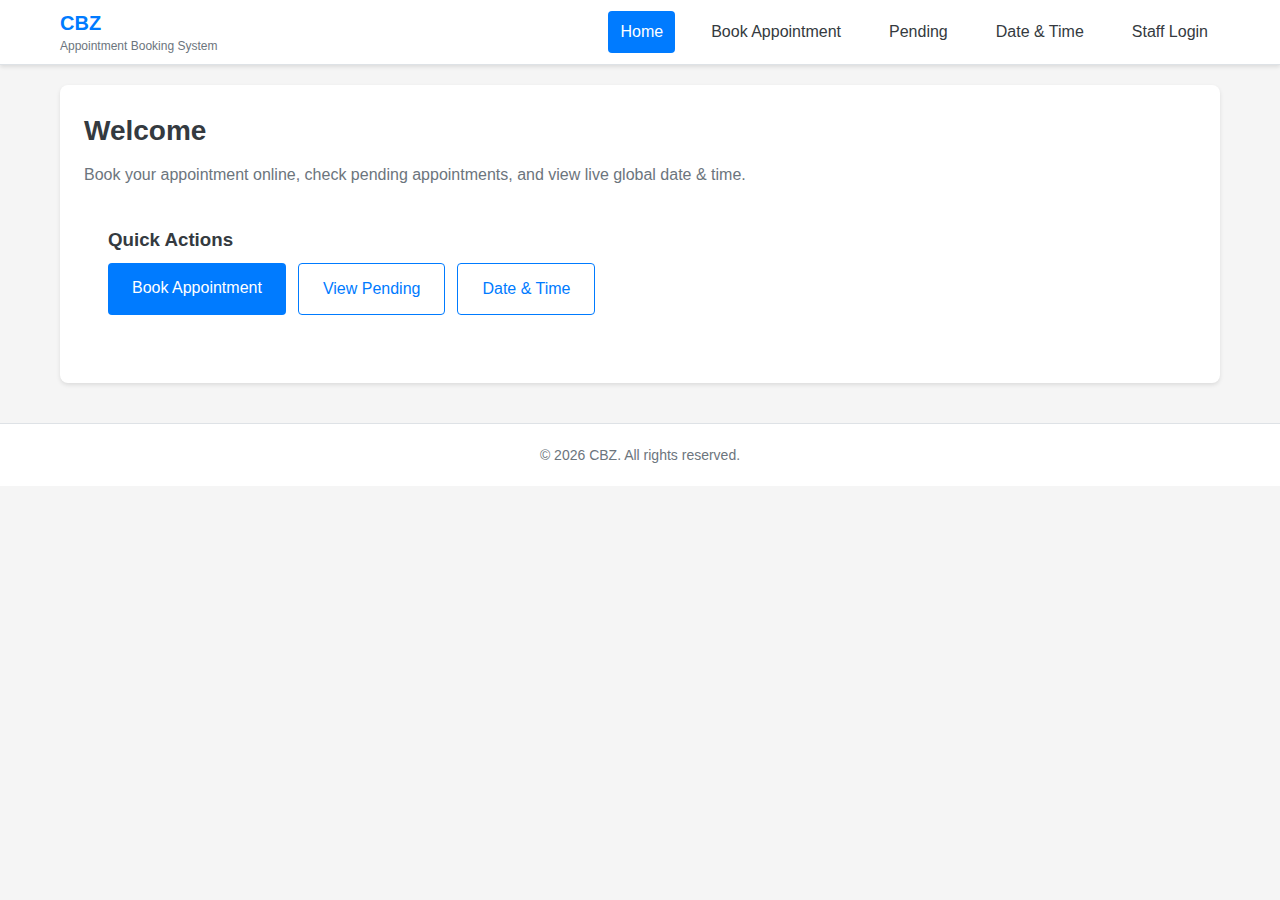
<file: index.html>
<!doctype html>
<html lang="en">
<head>
  <meta charset="UTF-8" />
  <meta name="viewport" content="width=device-width, initial-scale=1.0" />
  <title>CBZ - Appointment Booking System</title>
  <link rel="stylesheet" href="assets/styles.css" />
  <script defer src="assets/app.js"></script>
</head>
<body data-page="home">
  <div id="app-header"></div>

  <main class="container">
    <div class="card">
      <h1 class="page-title">Welcome</h1>
      <p class="muted">
        Book your appointment online, check pending appointments, and view live global date &amp; time.
      </p>

      <div class="row" style="margin-top:14px;">
        <div class="card" style="box-shadow:none;">
          <h3 style="margin:0 0 8px;">Quick Actions</h3>
          <div class="action-row" style="justify-content:flex-start;">
            <a class="btn" href="book.html" style="text-decoration:none; display:inline-block;">Book Appointment</a>
            <a class="btn btn-ghost" href="pending.html" style="text-decoration:none; display:inline-block;">View Pending</a>
            <a class="btn btn-ghost" href="datetime.html" style="text-decoration:none; display:inline-block;">Date &amp; Time</a>
          </div>
        </div>
      </div>
    </div>
  </main>

  <div id="app-footer"></div>
</body>
</html>
</file>
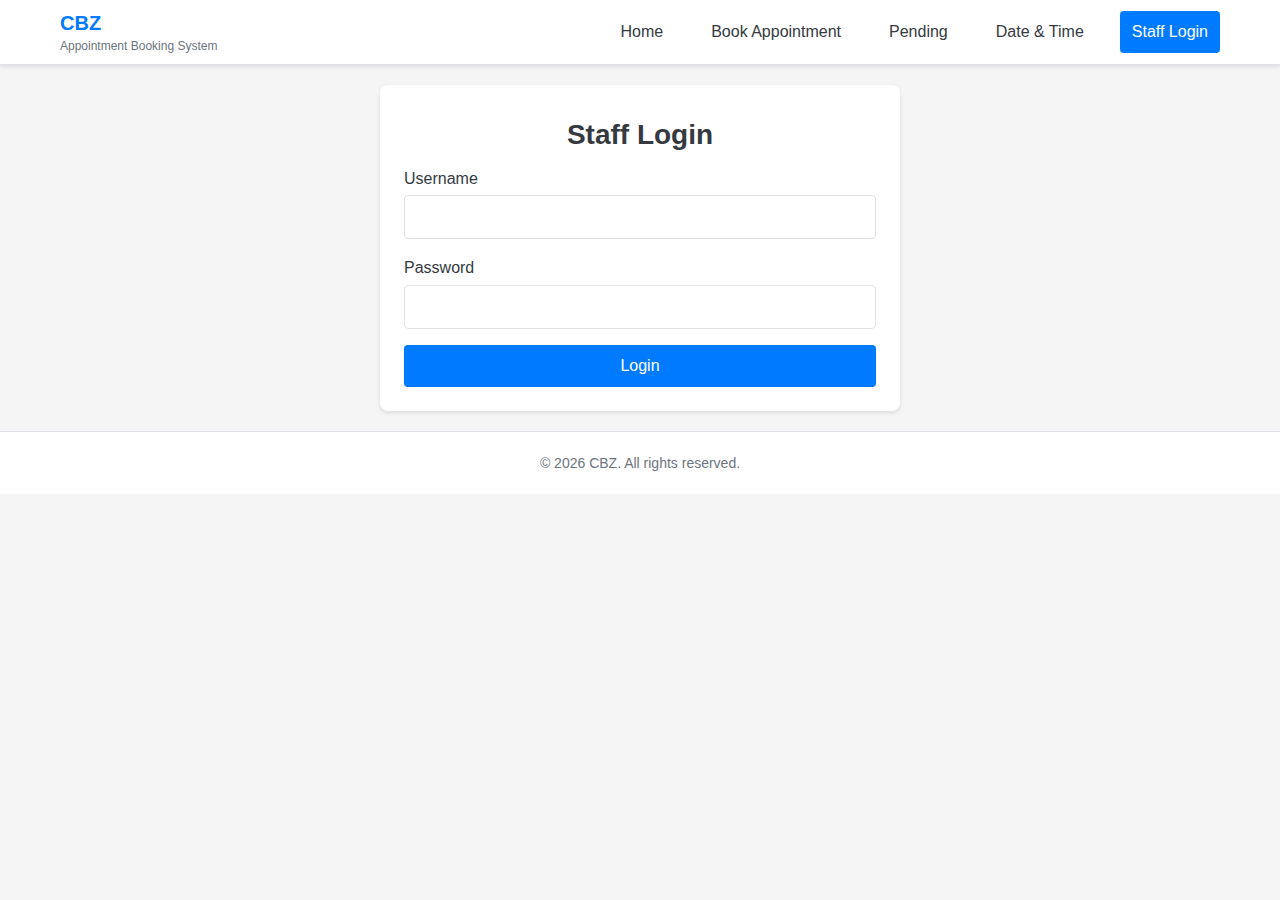
<file: admin-dashboard.html>
<!doctype html>
<html lang="en">
<head>
  <meta charset="UTF-8" />
  <meta name="viewport" content="width=device-width, initial-scale=1.0" />
  <title>Admin Dashboard</title>
  <link rel="stylesheet" href="assets/styles.css" />
  <script defer src="assets/app.js"></script>
</head>
<body data-page="admin-dashboard">
  <div id="app-header"></div>

  <main class="container">
    <div class="card">
      <h1 class="page-title">Admin Dashboard</h1>
      <p class="muted" style="margin-top:-6px;">Appointment History &amp; Management</p>

      <div class="stats">
        <div class="stat blue">
          <div class="num" id="statTotal">0</div>
          <div class="label">Total Appointments</div>
        </div>
        <div class="stat yellow">
          <div class="num" id="statPending">0</div>
          <div class="label">Pending</div>
        </div>
        <div class="stat green">
          <div class="num" id="statCompleted">0</div>
          <div class="label">Completed</div>
        </div>
        <div class="stat red">
          <div class="num" id="statCancelled">0</div>
          <div class="label">Cancelled</div>
        </div>
      </div>

      <div class="muted" style="font-weight:800;margin-top:10px;">Filters</div>
      <div class="filters">
        <div>
          <div class="label">Search</div>
          <input class="input" id="adminSearch" placeholder="Name, email, appointment #..." />
        </div>
        <div>
          <div class="label">Status</div>
          <select id="adminStatus">
            <option value="ALL">All Status</option>
            <option value="PENDING">PENDING</option>
            <option value="COMPLETED">COMPLETED</option>
            <option value="CANCELLED">CANCELLED</option>
          </select>
        </div>
        <div>
          <div class="label">Date</div>
          <input class="input" id="adminDate" type="date" />
        </div>
      </div>

      <div class="muted" id="adminShowing" style="margin:8px 0 6px;">Showing 0 of 0 appointments</div>

      <div style="margin-bottom: 10px;">
        <button class="btn btn-danger" id="clearAllBtn">Clear All Appointments</button>
        <button class="btn" id="exportServedBtn" style="margin-left: 10px;">Export Served Appointments</button>
        <button class="btn" id="importBtn" style="margin-left: 10px;">Import Appointments</button>
        <input type="file" id="importFile" accept=".json" style="display: none;">
      </div>

      <table class="table">
        <thead>
          <tr>
            <th># Appointment #</th>
            <th>Customer</th>
            <th>Email</th>
            <th>ID/Passport</th>
            <th>Phone</th>
            <th>Service</th>
            <th>Date</th>
            <th>Time</th>
            <th>Status</th>
            <th>Actions</th>
          </tr>
        </thead>
        <tbody id="adminTableBody"></tbody>
      </table>
    </div>

    <div class="card" style="margin-top: 20px;">
      <h2>User Management</h2>
      <div id="userMessage" style="display: none; margin-bottom: 10px; padding: 10px; border-radius: 4px;"></div>
      <div style="margin-bottom: 10px;">
        <button class="btn" id="addUserBtn">Add New User</button>
      </div>
      <table class="table">
        <thead>
          <tr>
            <th>Name</th>
            <th>Username</th>
            <th>Role</th>
            <th>Actions</th>
          </tr>
        </thead>
        <tbody id="userTableBody"></tbody>
      </table>
    </div>
  </main>

  <!-- Add User Modal -->
  <div id="addUserModal" class="modal-overlay" style="display: none;">
    <div class="modal-content">
      <div class="modal-header">
        <h3>Add New User</h3>
        <button class="modal-close" id="closeAddUserModal">&times;</button>
      </div>
      <div class="modal-body">
        <div>
          <div class="label">Name</div>
          <input type="text" id="newUsername" class="input" placeholder="Enter username">
        </div>
        <div>
          <div class="label">Password</div>
          <input type="password" id="newPassword" class="input" placeholder="Enter password">
        </div>
        <div>
          <div class="label">Username</div>
          <input type="text" id="newDisplayName" class="input" placeholder="Enter display name">
        </div>
        <div>
          <div class="label">Role</div>
          <select id="newRole" class="input">
            <option value="">Select role</option>
            <option value="staff">Staff</option>
            <option value="admin">Admin</option>
          </select>
        </div>
      </div>
      <div class="modal-footer">
        <button class="btn" id="cancelAddUser">Cancel</button>
        <button class="btn btn-success" id="saveAddUser">Add User</button>
      </div>
    </div>
  </div>

  <div id="app-footer"></div>
</body>
</html>
</file>
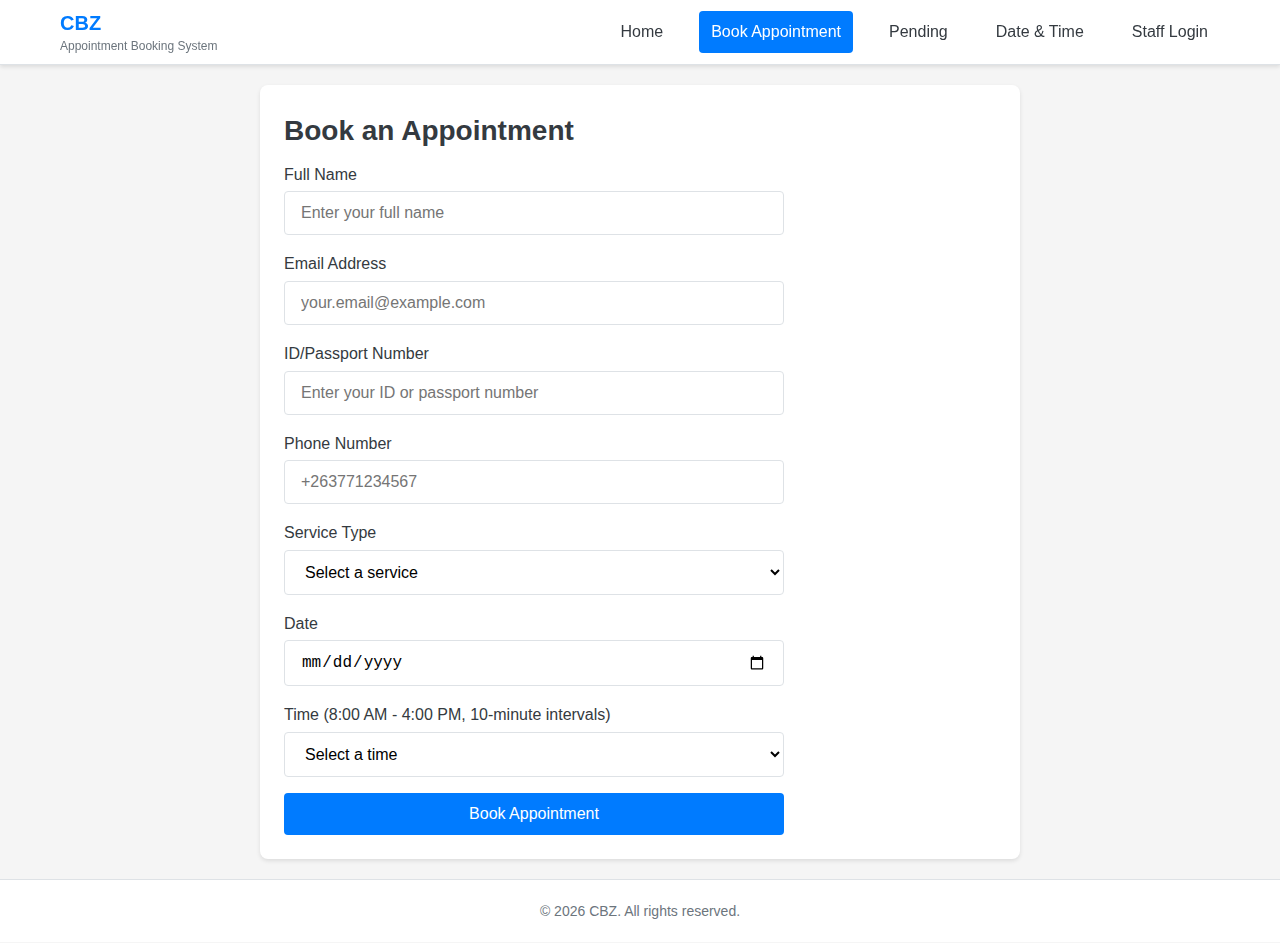
<file: book.html>
<!doctype html>
<html lang="en">
<head>
  <meta charset="UTF-8" />
  <meta name="viewport" content="width=device-width, initial-scale=1.0" />
  <title>Book Appointment</title>
  <link rel="stylesheet" href="assets/styles.css" />
  <script defer src="assets/app.js"></script>
</head>
<body data-page="book">
  <div id="app-header"></div>

  <main class="container">
    <div class="card" style="max-width:760px;margin:0 auto;">
      <h1 class="page-title">Book an Appointment</h1>

      <form class="form" id="bookForm">
        <div>
          <div class="label">Full Name</div>
          <input class="input" id="fullName" placeholder="Enter your full name" />
        </div>

        <div>
          <div class="label">Email Address</div>
          <input class="input" id="email" placeholder="your.email@example.com" />
        </div>

        <div>
          <div class="label">ID/Passport Number</div>
          <input class="input" id="idNumber" placeholder="Enter your ID or passport number" />
        </div>

        <div>
          <div class="label">Phone Number</div>
          <input class="input" id="phoneNumber" placeholder="+263771234567" />
        </div>

        <div>
          <div class="label">Service Type</div>
          <select id="serviceType"></select>
        </div>

        <div>
          <div class="label">Date</div>
          <input class="input" id="apptDate" type="date" />
        </div>

        <div>
          <div class="label">Time (8:00 AM - 4:00 PM, 10-minute intervals)</div>
          <select id="timeSlot"></select>
        </div>

        <button class="btn" type="submit">Book Appointment</button>
      </form>

      <div id="bookMsg"></div>
    </div>
  </main>

  <div id="app-footer"></div>
</body>
</html>
</file>
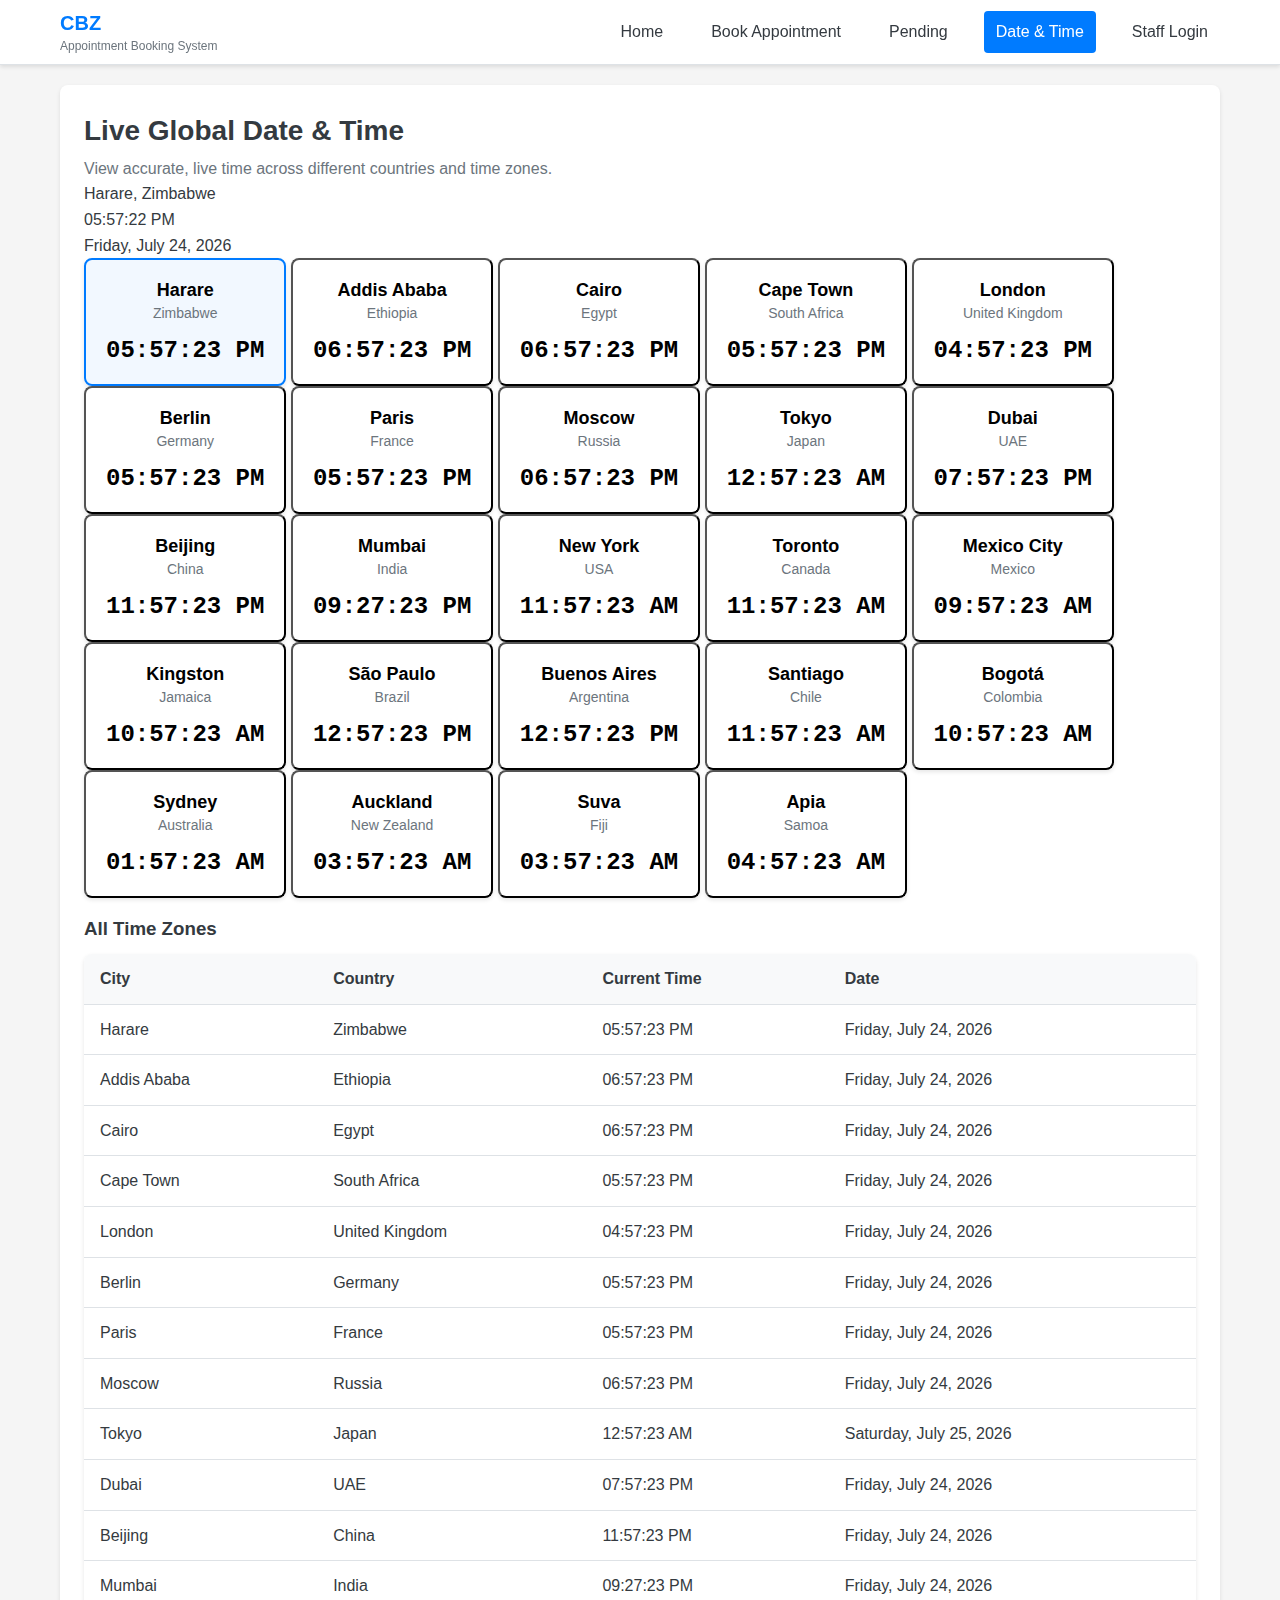
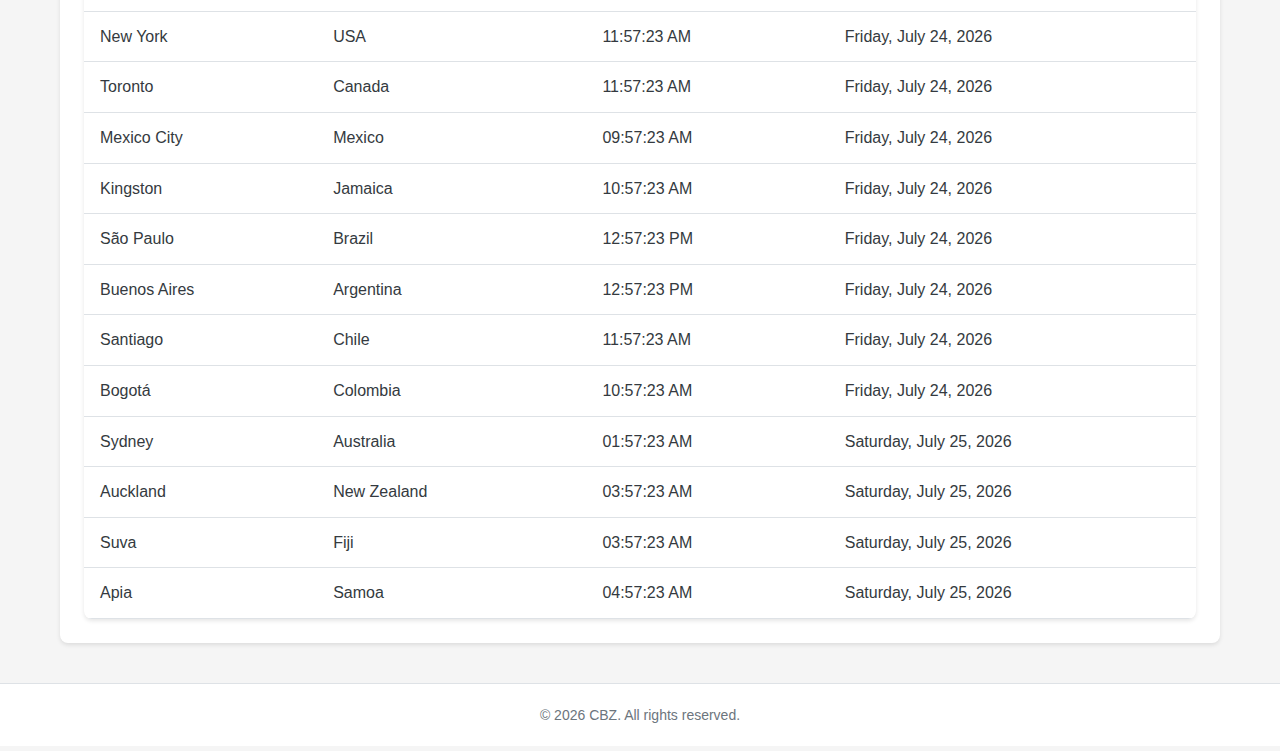
<file: datetime.html>
<!doctype html>
<html lang="en">
<head>
  <meta charset="UTF-8" />
  <meta name="viewport" content="width=device-width, initial-scale=1.0" />
  <title>Live Global Date & Time</title>
  <link rel="stylesheet" href="assets/styles.css" />
  <script defer src="assets/app.js"></script>
</head>
<body data-page="datetime">
  <div id="app-header"></div>

  <main class="container">
    <div class="card">
      <h1 class="page-title">Live Global Date & Time</h1>
      <p class="muted" style="margin-top:-6px;">View accurate, live time across different countries and time zones.</p>

      <div class="big-clock">
        <div class="place" id="bigCity">Harare, Zimbabwe</div>
        <div class="time" id="bigTime">--:--:--</div>
        <div class="date" id="bigDate">---</div>
      </div>

      <div class="city-grid" id="cityCards"></div>

      <h3 style="margin:16px 0 10px;">All Time Zones</h3>
      <table class="table">
        <thead>
          <tr>
            <th>City</th>
            <th>Country</th>
            <th>Current Time</th>
            <th>Date</th>
          </tr>
        </thead>
        <tbody id="tzTableBody"></tbody>
      </table>
    </div>
  </main>

  <div id="app-footer"></div>
</body>
</html>
</file>
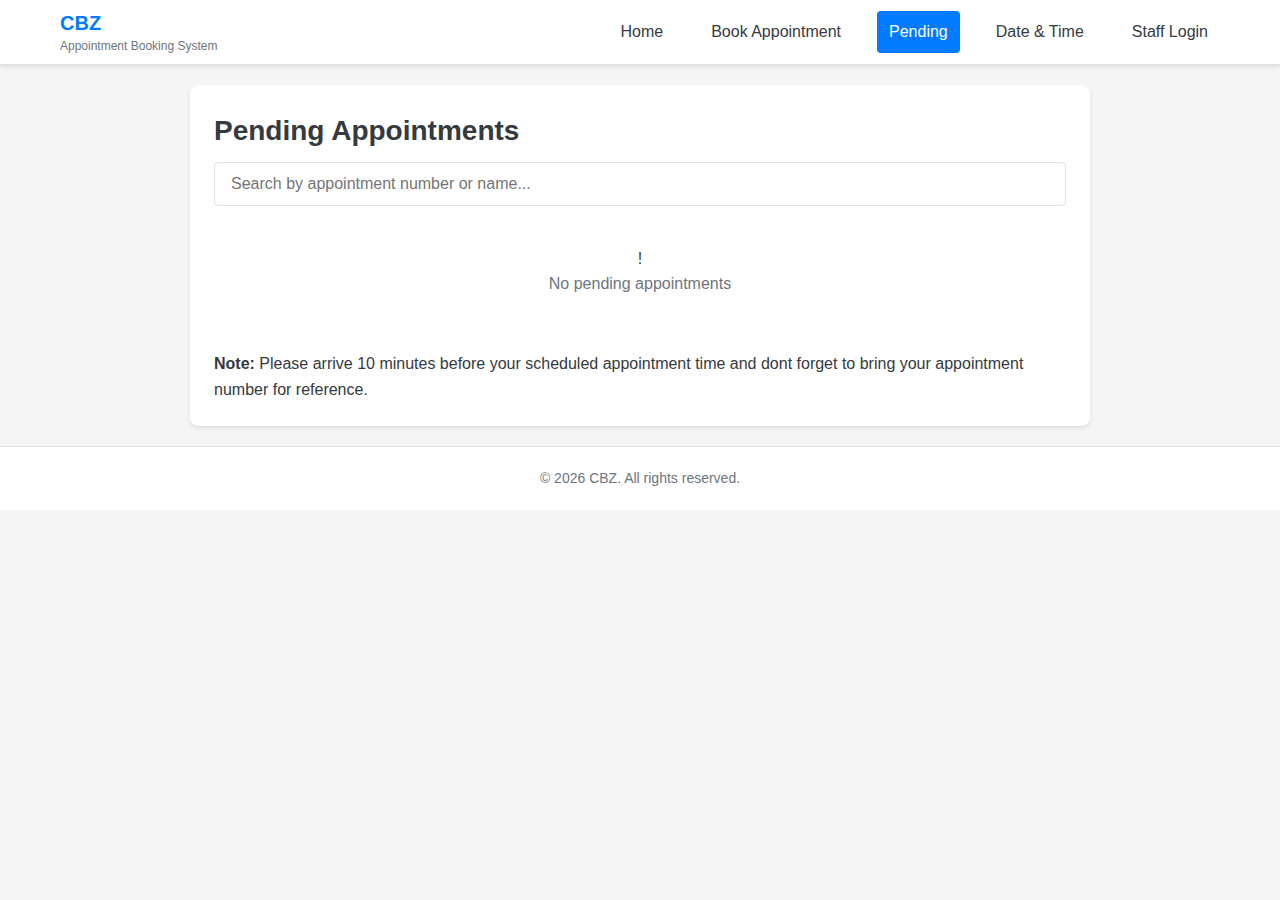
<file: pending.html>
<!doctype html>
<html lang="en">
<head>
  <meta charset="UTF-8" />
  <meta name="viewport" content="width=device-width, initial-scale=1.0" />
  <title>Pending Appointments</title>
  <link rel="stylesheet" href="assets/styles.css" />
  <script defer src="assets/app.js"></script>
</head>
<body data-page="pending">
  <div id="app-header"></div>

  <main class="container">
    <div class="card" style="max-width:900px;margin:0 auto;">
      <h1 class="page-title">Pending Appointments</h1>

      <input class="input" id="pendingSearch" placeholder="Search by appointment number or name..." />

      <div id="pendingList"></div>

      <div class="note" style="margin-top:14px;">
        <strong>Note:</strong> Please arrive 10 minutes before your scheduled appointment time and dont forget to bring your appointment number for reference.
      </div>
    </div>
  </main>

  <div id="app-footer"></div>
</body>
</html>
</file>
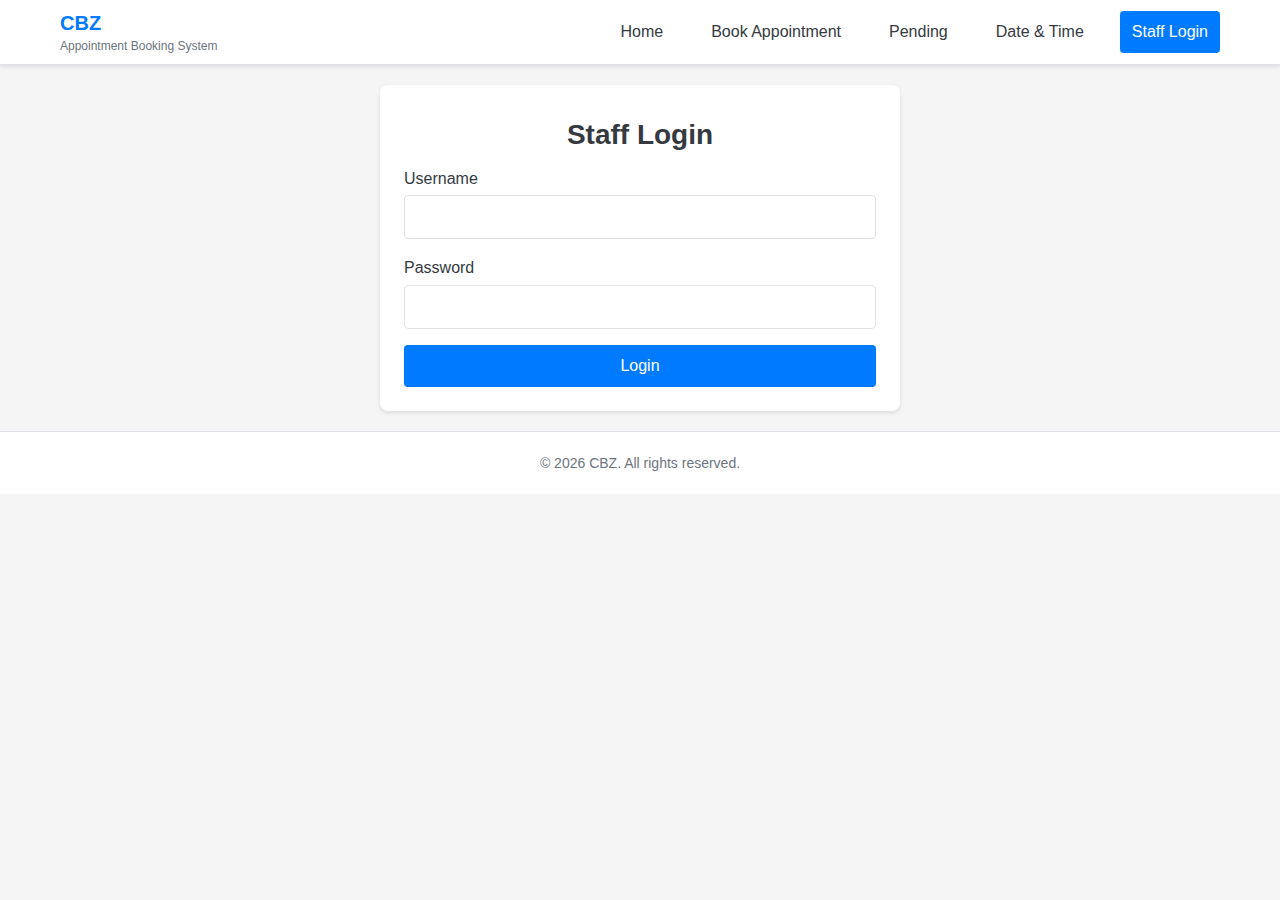
<file: staff-dashboard.html>
<!doctype html>
<html lang="en">
<head>
  <meta charset="UTF-8" />
  <meta name="viewport" content="width=device-width, initial-scale=1.0" />
  <title>Staff Dashboard</title>
  <link rel="stylesheet" href="assets/styles.css" />
  <script defer src="assets/app.js"></script>
</head>
<body data-page="staff-dashboard">
  <div id="app-header"></div>

  <main class="container">
    <div class="card">
      <h1 class="page-title">Staff Dashboard</h1>
      <p class="muted" style="margin-top:-6px;">Serve Appointments</p>

      <div class="stats">
        <div class="stat blue">
          <div class="num" id="statPending">0</div>
          <div class="label">Pending Appointments</div>
        </div>
        <div class="stat green">
          <div class="num" id="statCompleted">0</div>
          <div class="label">Completed Today</div>
        </div>
        <div class="stat red">
          <div class="num" id="statCancelled">0</div>
          <div class="label">Cancelled Today</div>
        </div>
      </div>

      <div style="max-width:240px;">
        <div class="label">Current Date & Time</div>
        <div class="input" id="currentDateTime" style="background:#f5f5f5;"></div>
      </div>

      <div class="muted" style="font-weight:800;margin-top:10px;">Filters</div>
      <div class="filters" style="grid-template-columns: 1fr;">
        <div>
          <div class="label">Search</div>
          <input class="input" id="staffSearch" placeholder="Name, email, appointment #..." />
        </div>
      </div>

      <div class="muted" id="staffShowing" style="margin:8px 0 6px;">Showing 0 appointments</div>

      <table class="table">
        <thead>
          <tr>
            <th>Appointment #</th>
            <th>Customer</th>
            <th>Email</th>
            <th>ID/Passport</th>
            <th>Phone</th>
            <th>Service</th>
            <th>Time</th>
            <th>Status</th>
            <th>Actions</th>
          </tr>
        </thead>
        <tbody id="staffTableBody"></tbody>
      </table>
    </div>
  </main>

  <div id="app-footer"></div>
</body>
</html>
</file>
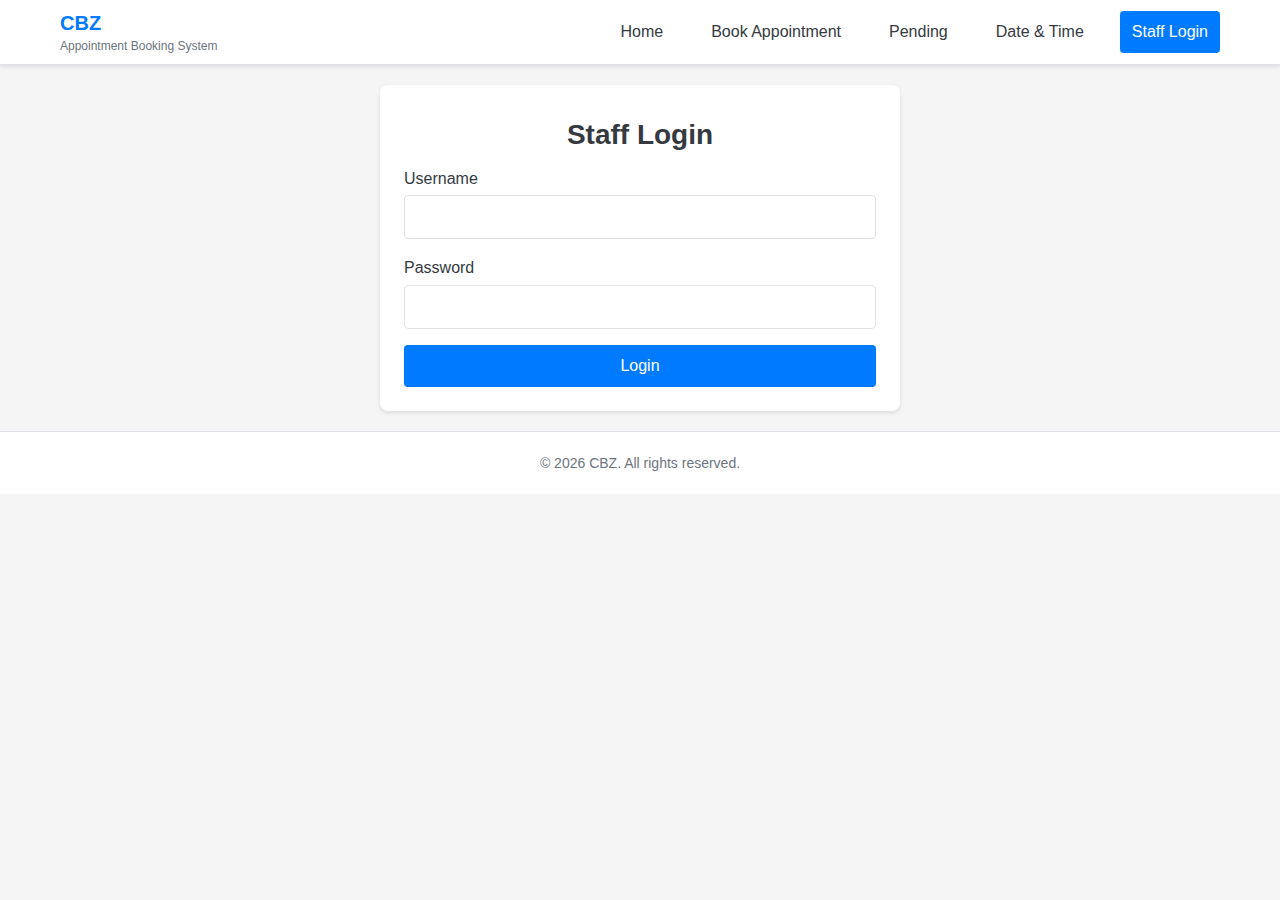
<file: staff-login.html>
<!doctype html>
<html lang="en">
<head>
  <meta charset="UTF-8" />
  <meta name="viewport" content="width=device-width, initial-scale=1.0" />
  <title>Staff Login</title>
  <link rel="stylesheet" href="assets/styles.css" />
  <script defer src="assets/app.js"></script>
</head>
<body data-page="staff-login">
  <div id="app-header"></div>

  <main class="container">
    <div class="card" style="max-width:520px;margin:0 auto;text-align:center;">
      <div style="font-size:34px;margin-bottom:4px;"></div>
      <h1 class="page-title" style="margin-top:0;">Staff Login</h1>

      <form class="form" id="loginForm" style="text-align:left;">
        <div>
          <div class="label">Username</div>
          <input class="input" id="loginUsername" />
        </div>
        <div>
          <div class="label">Password</div>
          <input class="input" id="loginPassword" type="password" />
        </div>

        <button class="btn" type="submit">Login</button>
      </form>
    </div>
  </main>
  <div id="app-footer"></div>
</body>
</html>
</file>
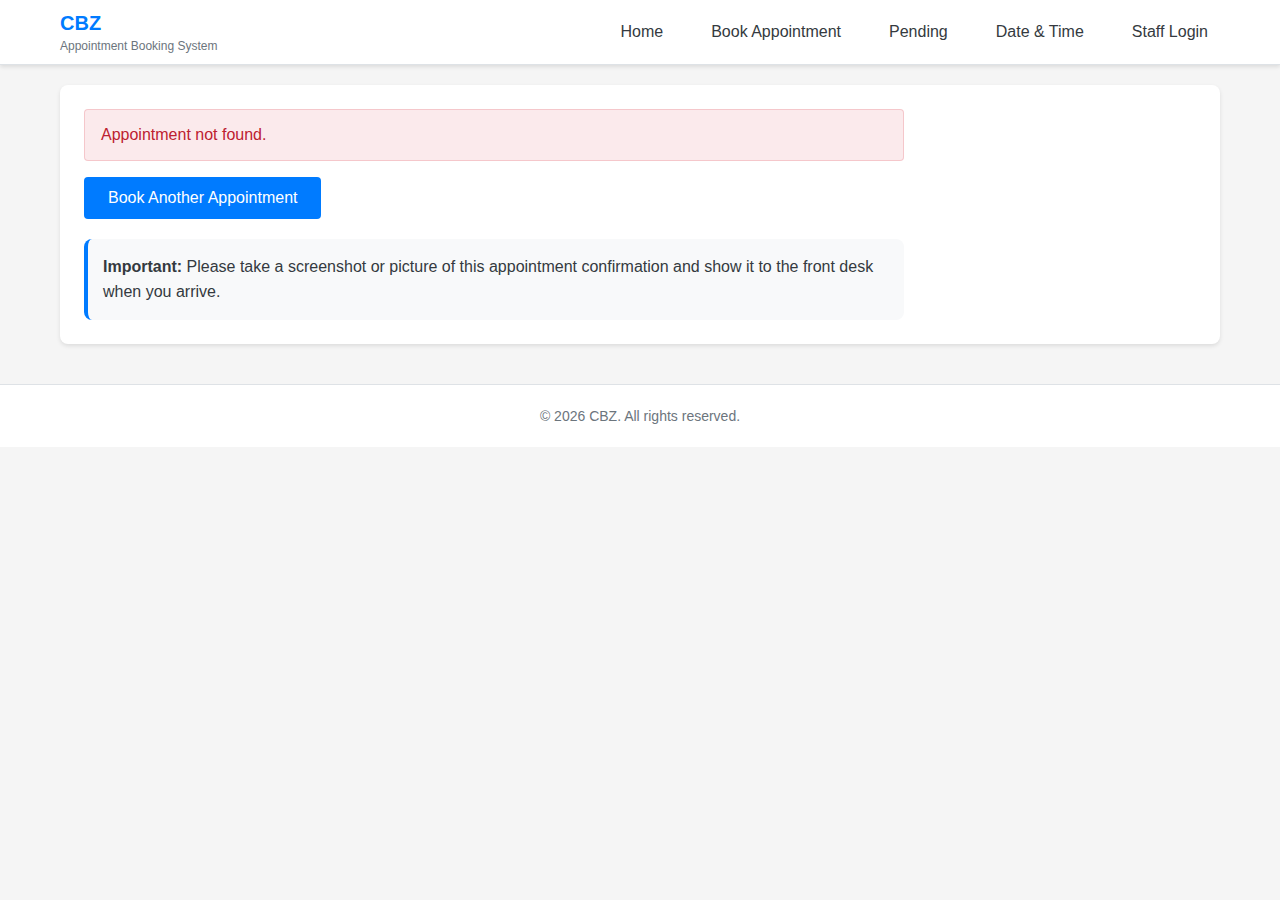
<file: success.html>
<!doctype html>
<html lang="en">
<head>
  <meta charset="UTF-8" />
  <meta name="viewport" content="width=device-width, initial-scale=1.0" />
  <title>Appointment Booked</title>
  <link rel="stylesheet" href="assets/styles.css" />
  <script defer src="assets/app.js"></script>
</head>
<body data-page="success">
  <div id="app-header"></div>

  <main class="container">
    <div class="card success-wrap">
      <div style="max-width:820px;width:100%;">
        <div id="successBox"></div>

        <div class="action-row">
          <button class="btn" id="btnAnother">Book Another Appointment</button>
        </div>

        <div class="note-box" style="margin-top: 20px; padding: 15px; background: #f8f9fa; border-radius: 8px; border-left: 4px solid #007bff;">
          <strong>Important:</strong> Please take a screenshot or picture of this appointment confirmation and show it to the front desk when you arrive.
        </div>
      </div>
    </div>
  </main>

  <div id="app-footer"></div>
</body>
</html>
</file>
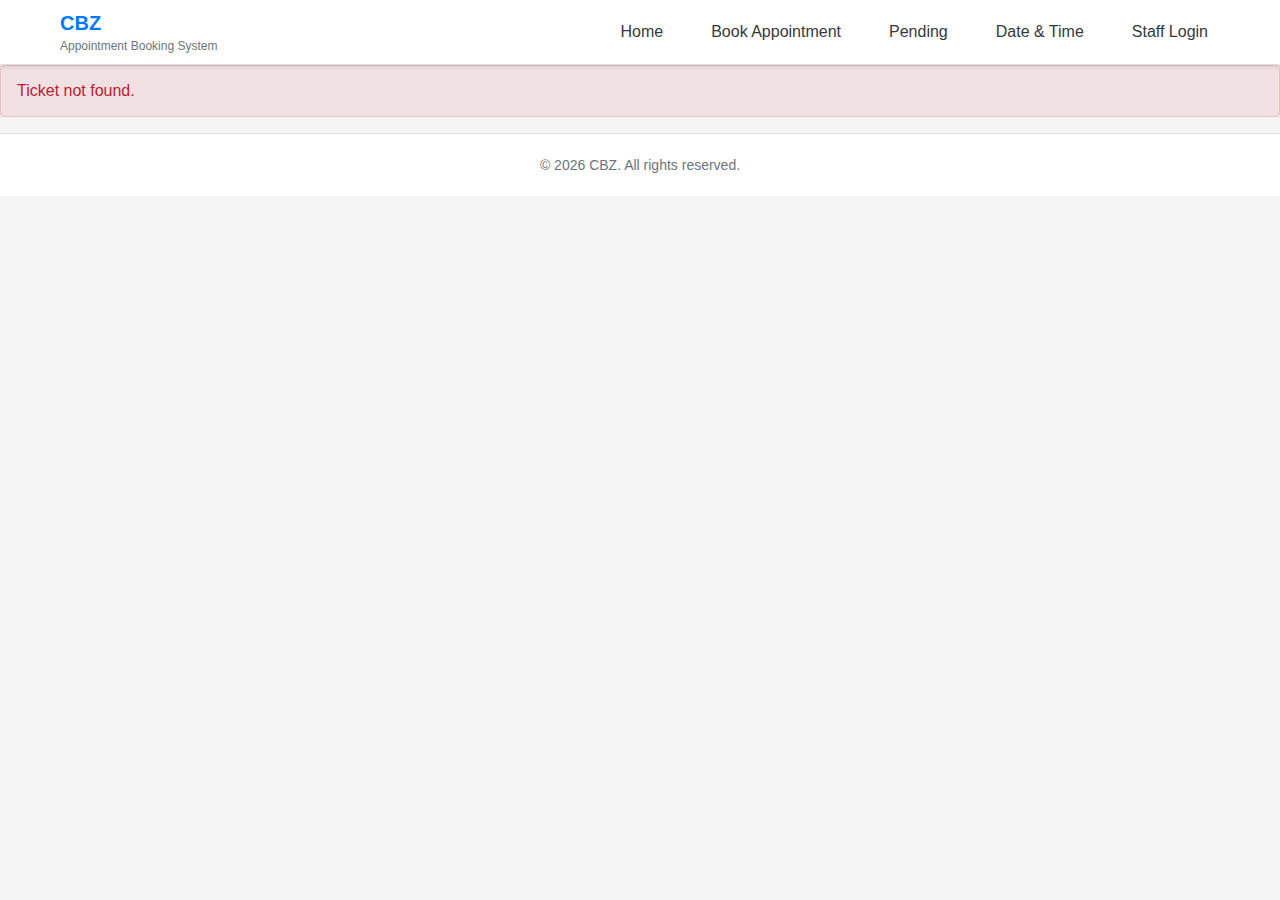
<file: ticket.html>
<!doctype html>
<html lang="en">
<head>
  <meta charset="UTF-8" />
  <meta name="viewport" content="width=device-width, initial-scale=1.0" />
  <title>Print Ticket</title>
  <link rel="stylesheet" href="assets/styles.css" />
  <script defer src="assets/app.js"></script>
</head>
<body data-page="ticket">
  <div id="app-header"></div>

  <main class="print-page">
    <div id="printArea"></div>
  </main>

  <div id="app-footer"></div>
</body>
</html>
</file>
<file: assets/styles.css>
/* CBZ - Appointment Booking System Styles */

:root {
  --primary: #007bff;
  --primary-dark: #0056b3;
  --success: #28a745;
  --success-dark: #1e7e34;
  --danger: #dc3545;
  --danger-dark: #bd2130;
  --warning: #ffc107;
  --warning-dark: #e0a800;
  --muted: #6c757d;
  --light: #f8f9fa;
  --dark: #343a40;
  --border: #dee2e6;
  --shadow: 0 2px 4px rgba(0,0,0,0.1);
  --shadow-lg: 0 4px 8px rgba(0,0,0,0.15);
  --radius: 8px;
  --radius-sm: 4px;
}

/* Reset & Base */
* {
  box-sizing: border-box;
  margin: 0;
  padding: 0;
}

body {
  font-family: -apple-system, BlinkMacSystemFont, 'Segoe UI', Roboto, Oxygen, Ubuntu, Cantarell, sans-serif;
  line-height: 1.6;
  color: var(--dark);
  background: #f5f5f5;
}

a {
  color: var(--primary);
  text-decoration: none;
}

a:hover {
  color: var(--primary-dark);
}

/* Layout */
.container {
  max-width: 1200px;
  margin: 0 auto;
  padding: 20px;
}

.card {
  background: white;
  border-radius: var(--radius);
  box-shadow: var(--shadow);
  padding: 24px;
  margin-bottom: 20px;
}

.row {
  display: flex;
  gap: 20px;
  margin-bottom: 20px;
}

.row:last-child {
  margin-bottom: 0;
}

/* Header */
.topbar {
  background: white;
  border-bottom: 1px solid var(--border);
  box-shadow: var(--shadow);
  position: sticky;
  top: 0;
  z-index: 100;
}

.topbar-inner {
  max-width: 1200px;
  margin: 0 auto;
  padding: 0 20px;
  display: flex;
  align-items: center;
  justify-content: space-between;
  height: 64px;
}

.brand {
  display: flex;
  align-items: center;
}

.brand-text {
  display: flex;
  flex-direction: column;
}

.brand-title {
  font-size: 20px;
  font-weight: 700;
  color: var(--primary);
}

.brand-subtitle {
  font-size: 12px;
  color: var(--muted);
  margin-top: -2px;
}

/* Navigation */
.nav {
  display: flex;
  align-items: center;
  gap: 24px;
}

.nav-link {
  color: var(--dark);
  font-weight: 500;
  padding: 8px 12px;
  border-radius: var(--radius-sm);
  transition: all 0.2s;
}

.nav-link:hover {
  background: var(--light);
  color: var(--primary);
}

.nav-link.active {
  background: var(--primary);
  color: white;
}

.nav-pill {
  background: var(--light);
  color: var(--muted);
  padding: 4px 8px;
  border-radius: 12px;
  font-size: 14px;
}

/* Footer */
.footer {
  background: white;
  border-top: 1px solid var(--border);
  padding: 20px;
  text-align: center;
  color: var(--muted);
  font-size: 14px;
}

/* Typography */
.page-title {
  font-size: 28px;
  font-weight: 700;
  margin-bottom: 8px;
  color: var(--dark);
}

.muted {
  color: var(--muted);
  font-size: 16px;
}

/* Forms */
.form {
  display: flex;
  flex-direction: column;
  gap: 16px;
}

.label {
  font-weight: 600;
  margin-bottom: 4px;
  color: var(--dark);
}

.input, select, textarea {
  width: 100%;
  padding: 12px;
  border: 1px solid var(--border);
  border-radius: var(--radius-sm);
  font-size: 16px;
  transition: border-color 0.2s;
}

.input:focus, select:focus, textarea:focus {
  outline: none;
  border-color: var(--primary);
  box-shadow: 0 0 0 3px rgba(0,123,255,0.1);
}

/* Buttons */
.btn {
  display: inline-flex;
  align-items: center;
  justify-content: center;
  padding: 12px 24px;
  border: none;
  border-radius: var(--radius-sm);
  font-size: 16px;
  font-weight: 500;
  cursor: pointer;
  transition: all 0.2s;
  text-decoration: none;
  background: var(--primary);
  color: white;
}

.btn:hover {
  background: var(--primary-dark);
  transform: translateY(-1px);
  box-shadow: var(--shadow);
}

.btn:active {
  transform: translateY(0);
}

.btn-ghost {
  background: transparent;
  color: var(--primary);
  border: 1px solid var(--primary);
}

.btn-ghost:hover {
  background: var(--primary);
  color: white;
}

.btn-success {
  background: var(--success);
}

.btn-success:hover {
  background: var(--success-dark);
}

.btn-danger {
  background: var(--danger);
}

.btn-danger:hover {
  background: var(--danger-dark);
}

.btn-small {
  padding: 8px 16px;
  font-size: 14px;
}

/* Action Rows */
.action-row {
  display: flex;
  gap: 12px;
  flex-wrap: wrap;
}

/* Stats */
.stats {
  display: grid;
  grid-template-columns: repeat(auto-fit, minmax(200px, 1fr));
  gap: 16px;
  margin-bottom: 24px;
}

.stat {
  background: white;
  padding: 20px;
  border-radius: var(--radius);
  box-shadow: var(--shadow);
  text-align: center;
}

.stat.blue {
  border-left: 4px solid var(--primary);
}

.stat.yellow {
  border-left: 4px solid var(--warning);
}

.stat.green {
  border-left: 4px solid var(--success);
}

.stat.red {
  border-left: 4px solid var(--danger);
}

.stat .num {
  font-size: 32px;
  font-weight: 700;
  margin-bottom: 4px;
}

.stat .label {
  color: var(--muted);
  font-size: 14px;
  text-transform: uppercase;
  letter-spacing: 0.5px;
}

/* Filters */
.filters {
  display: grid;
  grid-template-columns: repeat(auto-fit, minmax(200px, 1fr));
  gap: 16px;
  margin-bottom: 20px;
}

/* Tables */
.table {
  width: 100%;
  border-collapse: collapse;
  background: white;
  border-radius: var(--radius);
  overflow: hidden;
  box-shadow: var(--shadow);
}

.table th, .table td {
  padding: 12px 16px;
  text-align: left;
  border-bottom: 1px solid var(--border);
}

.table th {
  background: var(--light);
  font-weight: 600;
  color: var(--dark);
}

.table tbody tr:hover {
  background: var(--light);
}

.mono {
  font-family: 'Monaco', 'Menlo', 'Ubuntu Mono', monospace;
  font-size: 14px;
}

/* Badges */
.badge {
  display: inline-block;
  padding: 4px 8px;
  border-radius: 12px;
  font-size: 12px;
  font-weight: 600;
  text-transform: uppercase;
  letter-spacing: 0.5px;
}

.badge-pending {
  background: rgba(255, 193, 7, 0.1);
  color: var(--warning-dark);
}

.badge-completed {
  background: rgba(40, 167, 69, 0.1);
  color: var(--success-dark);
}

.badge-cancelled {
  background: rgba(220, 53, 69, 0.1);
  color: var(--danger-dark);
}

/* Cards */
.row-card {
  background: white;
  border-radius: var(--radius);
  padding: 16px;
  box-shadow: var(--shadow);
  margin-bottom: 12px;
}

.row-card:last-child {
  margin-bottom: 0;
}

.row-left {
  flex: 1;
}

.row-title {
  font-weight: 600;
  margin-bottom: 4px;
}

.row-sub {
  color: var(--muted);
  font-size: 14px;
  display: flex;
  align-items: center;
  gap: 12px;
}

.row-actions {
  display: flex;
  gap: 8px;
  align-items: center;
}

/* Empty States */
.empty {
  text-align: center;
  padding: 40px 20px;
}

.empty.big {
  padding: 60px 20px;
}

.empty-text {
  color: var(--muted);
  font-size: 16px;
}

/* Modals */
.modal-overlay {
  position: fixed;
  top: 0;
  left: 0;
  right: 0;
  bottom: 0;
  background: rgba(0, 0, 0, 0.5);
  display: flex;
  align-items: center;
  justify-content: center;
  z-index: 1000;
}

.modal-content {
  background: white;
  border-radius: var(--radius);
  box-shadow: var(--shadow-lg);
  max-width: 500px;
  width: 90%;
  max-height: 90vh;
  overflow-y: auto;
}

.modal-header {
  padding: 20px 24px;
  border-bottom: 1px solid var(--border);
  display: flex;
  align-items: center;
  justify-content: space-between;
}

.modal-header h3 {
  margin: 0;
  font-size: 20px;
}

.modal-close {
  background: none;
  border: none;
  font-size: 24px;
  cursor: pointer;
  color: var(--muted);
  padding: 4px;
  border-radius: var(--radius-sm);
}

.modal-close:hover {
  background: var(--light);
  color: var(--dark);
}

.modal-body {
  padding: 24px;
}

.modal-footer {
  padding: 20px 24px;
  border-top: 1px solid var(--border);
  display: flex;
  justify-content: flex-end;
  gap: 12px;
}

/* Detail Rows */
.detail-row {
  margin-bottom: 12px;
  display: flex;
}

.detail-row strong {
  min-width: 120px;
  color: var(--muted);
}

/* Alerts */
.alert {
  padding: 12px 16px;
  border-radius: var(--radius-sm);
  margin-bottom: 16px;
}

.alert-danger {
  background: rgba(220, 53, 69, 0.1);
  border: 1px solid rgba(220, 53, 69, 0.2);
  color: var(--danger-dark);
}

.alert-success {
  background: rgba(40, 167, 69, 0.1);
  border: 1px solid rgba(40, 167, 69, 0.2);
  color: var(--success-dark);
}

/* Date/Time Page */
.city-cards {
  display: grid;
  grid-template-columns: repeat(auto-fit, minmax(250px, 1fr));
  gap: 16px;
  margin-bottom: 32px;
}

.city-card {
  background: white;
  border-radius: var(--radius);
  padding: 20px;
  box-shadow: var(--shadow);
  cursor: pointer;
  transition: all 0.2s;
}

.city-card:hover {
  transform: translateY(-2px);
  box-shadow: var(--shadow-lg);
}

.city-card.selected {
  border: 2px solid var(--primary);
  background: rgba(0, 123, 255, 0.05);
}

.city-name {
  font-size: 18px;
  font-weight: 600;
  margin-bottom: 4px;
}

.city-country {
  color: var(--muted);
  font-size: 14px;
  margin-bottom: 16px;
}

.city-time {
  font-size: 24px;
  font-weight: 700;
  font-family: 'Monaco', 'Menlo', 'Ubuntu Mono', monospace;
}

.big-city {
  text-align: center;
  margin-bottom: 32px;
}

.big-time {
  font-size: 48px;
  font-weight: 700;
  font-family: 'Monaco', 'Menlo', 'Ubuntu Mono', monospace;
  margin: 16px 0;
}

.big-date {
  font-size: 20px;
  color: var(--muted);
}

.tz-table {
  background: white;
  border-radius: var(--radius);
  overflow: hidden;
  box-shadow: var(--shadow);
}

/* Forms */
.form {
  display: flex;
  flex-direction: column;
  gap: 16px;
  max-width: 500px;
}

.label {
  display: block;
  font-weight: 500;
  margin-bottom: 4px;
  color: var(--dark);
}

.input, select {
  width: 100%;
  padding: 12px 16px;
  border: 1px solid var(--border);
  border-radius: var(--radius-sm);
  font-size: 16px;
  background: white;
  transition: border-color 0.2s;
}

.input:focus, select:focus {
  outline: none;
  border-color: var(--primary);
  box-shadow: 0 0 0 3px rgba(0, 123, 255, 0.1);
}

select option:disabled {
  color: var(--muted);
  background: var(--light);
  font-style: italic;
}
</file>
